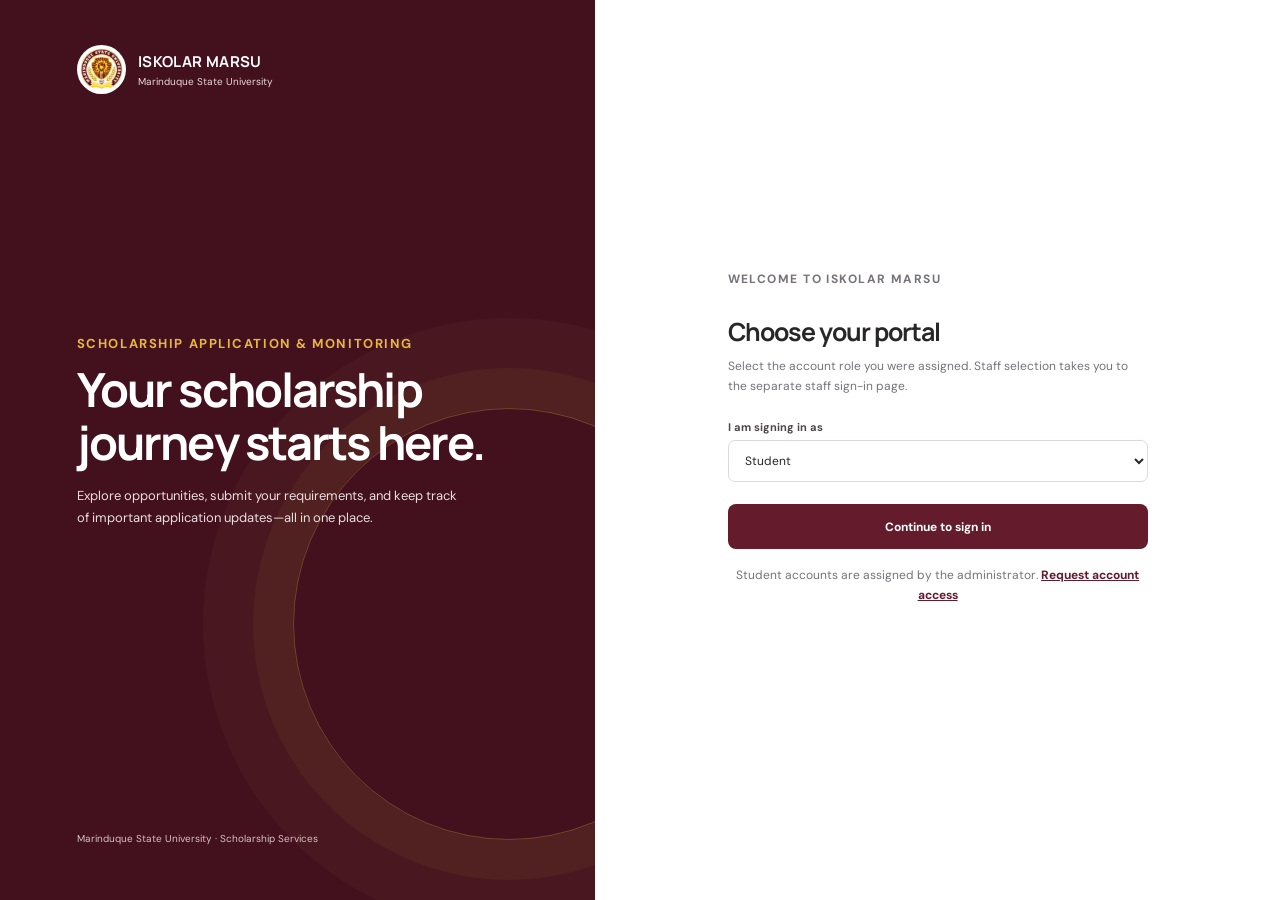
<file: index.html>
<!doctype html>
<html lang="en">
<head>
  <meta charset="utf-8">
  <meta name="viewport" content="width=device-width, initial-scale=1">
  <meta name="theme-color" content="#641b2b">
  <title>ISKOLAR MARSU | Scholarship Services</title>
  <link rel="stylesheet" href="styles.css">
  <script src="app.js" defer></script>
</head>
<body data-page="login" data-role="public"><div id="app"></div></body>
</html>
</file>
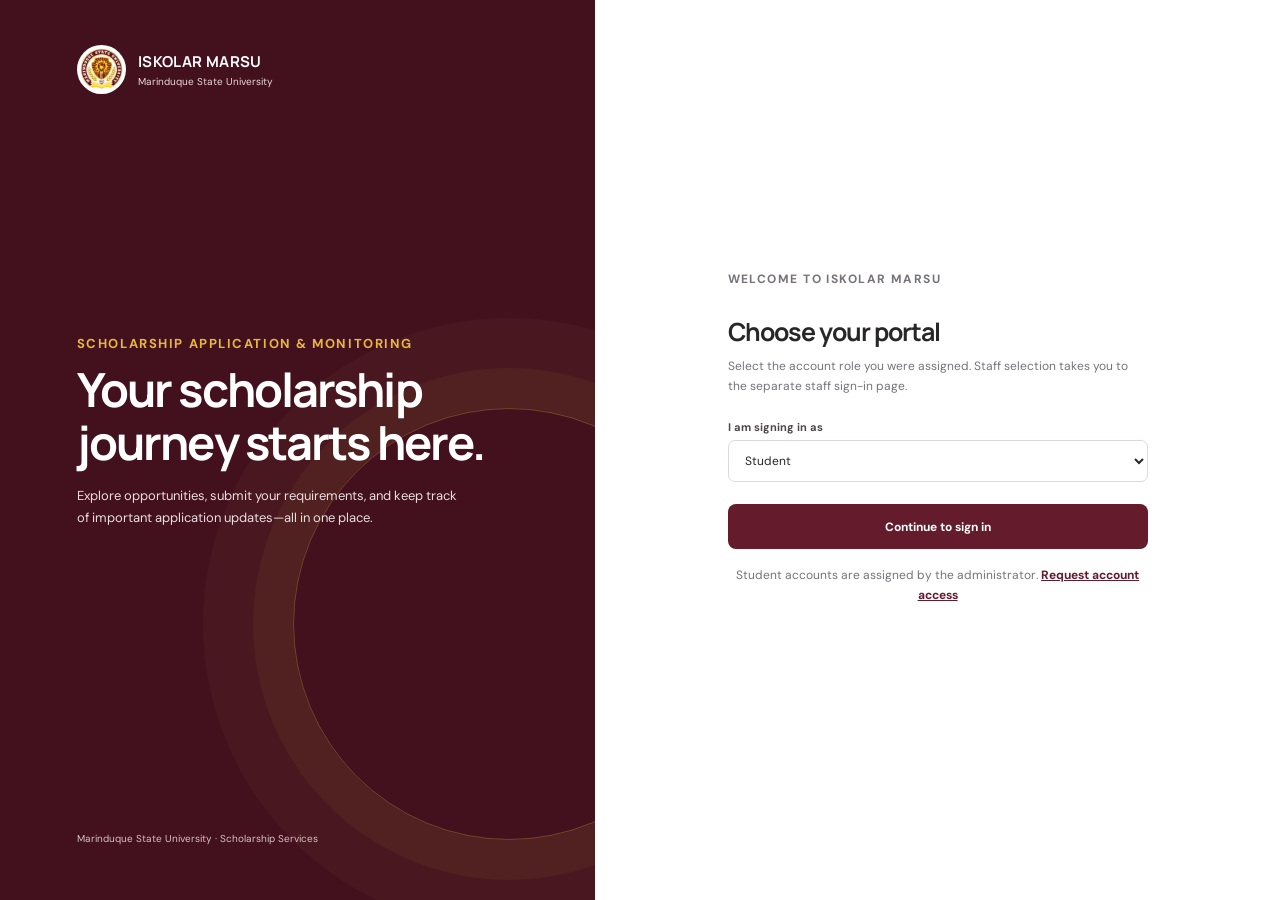
<file: admin-dashboard.html>
<!doctype html>
<html lang="en">
<head>
  <meta charset="utf-8">
  <meta name="viewport" content="width=device-width, initial-scale=1">
  <meta name="theme-color" content="#641b2b">
  <title>Staff dashboard | ISKOLAR MARSU</title>
  <link rel="stylesheet" href="styles.css">
  <script src="app.js" defer></script>
</head>
<body data-page="admin-dashboard" data-role="admin"><div id="app"></div></body>
</html>
</file>
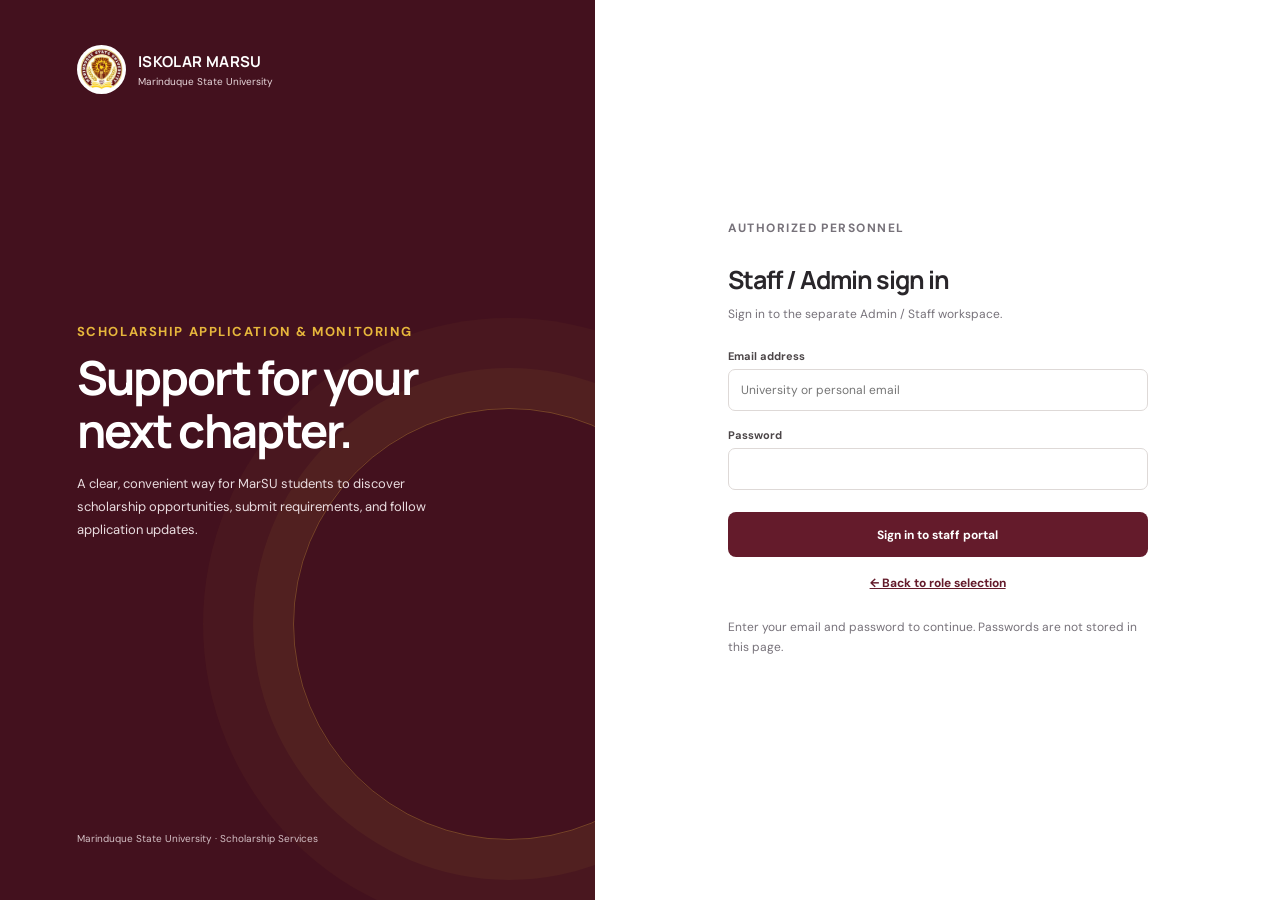
<file: admin-login.html>
<!doctype html>
<html lang="en">
<head>
  <meta charset="utf-8">
  <meta name="viewport" content="width=device-width, initial-scale=1">
  <meta name="theme-color" content="#641b2b">
  <title>Staff sign in | ISKOLAR MARSU</title>
  <link rel="stylesheet" href="styles.css">
  <script src="app.js" defer></script>
</head>
<body data-page="admin-login" data-role="public"><div id="app"></div></body>
</html>
</file>
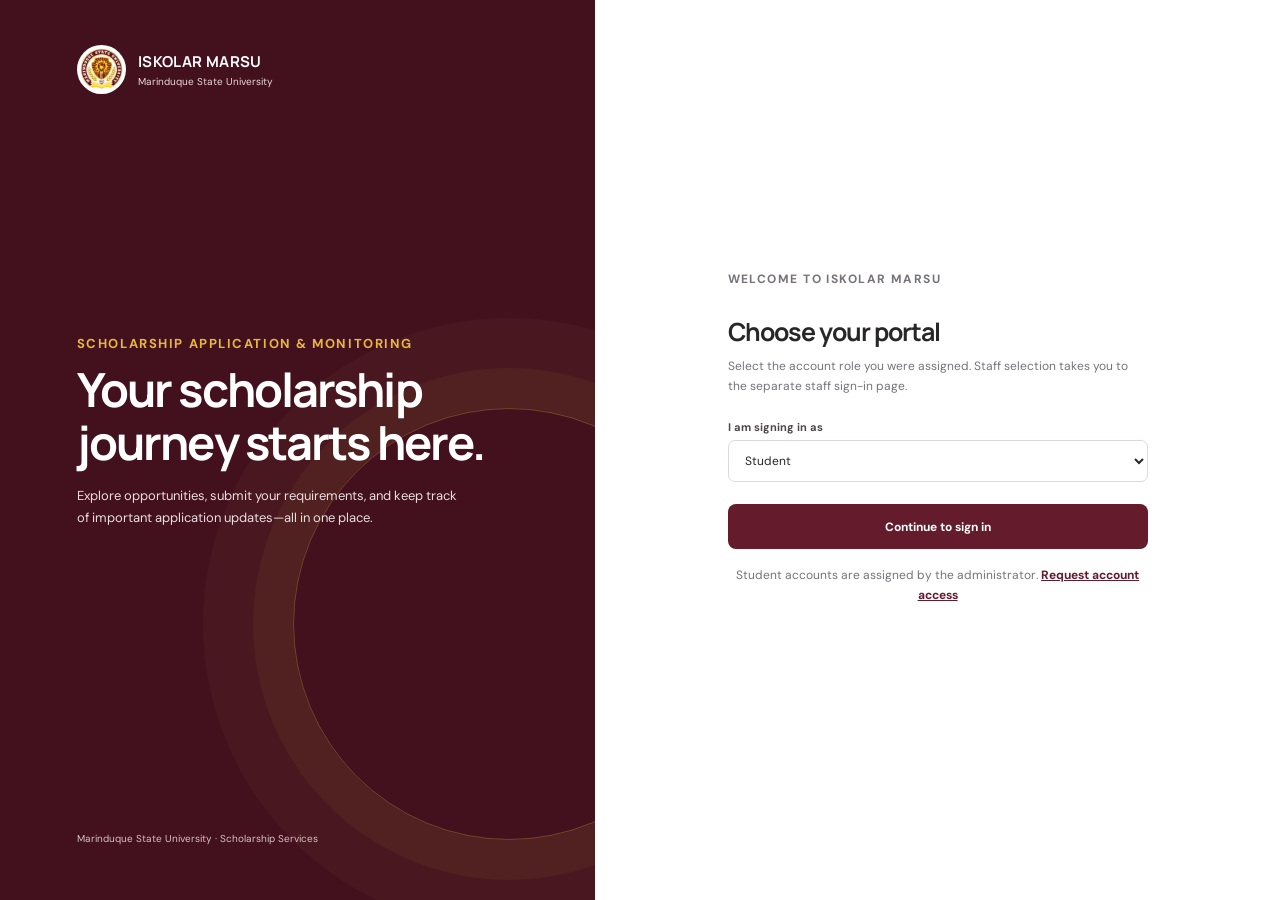
<file: announcements.html>
<!doctype html>
<html lang="en">
<head>
  <meta charset="utf-8">
  <meta name="viewport" content="width=device-width, initial-scale=1">
  <meta name="theme-color" content="#641b2b">
  <title>Announcements | ISKOLAR MARSU</title>
  <link rel="stylesheet" href="styles.css">
  <script src="app.js" defer></script>
</head>
<body data-page="announcements" data-role="student"><div id="app"></div></body>
</html>
</file>
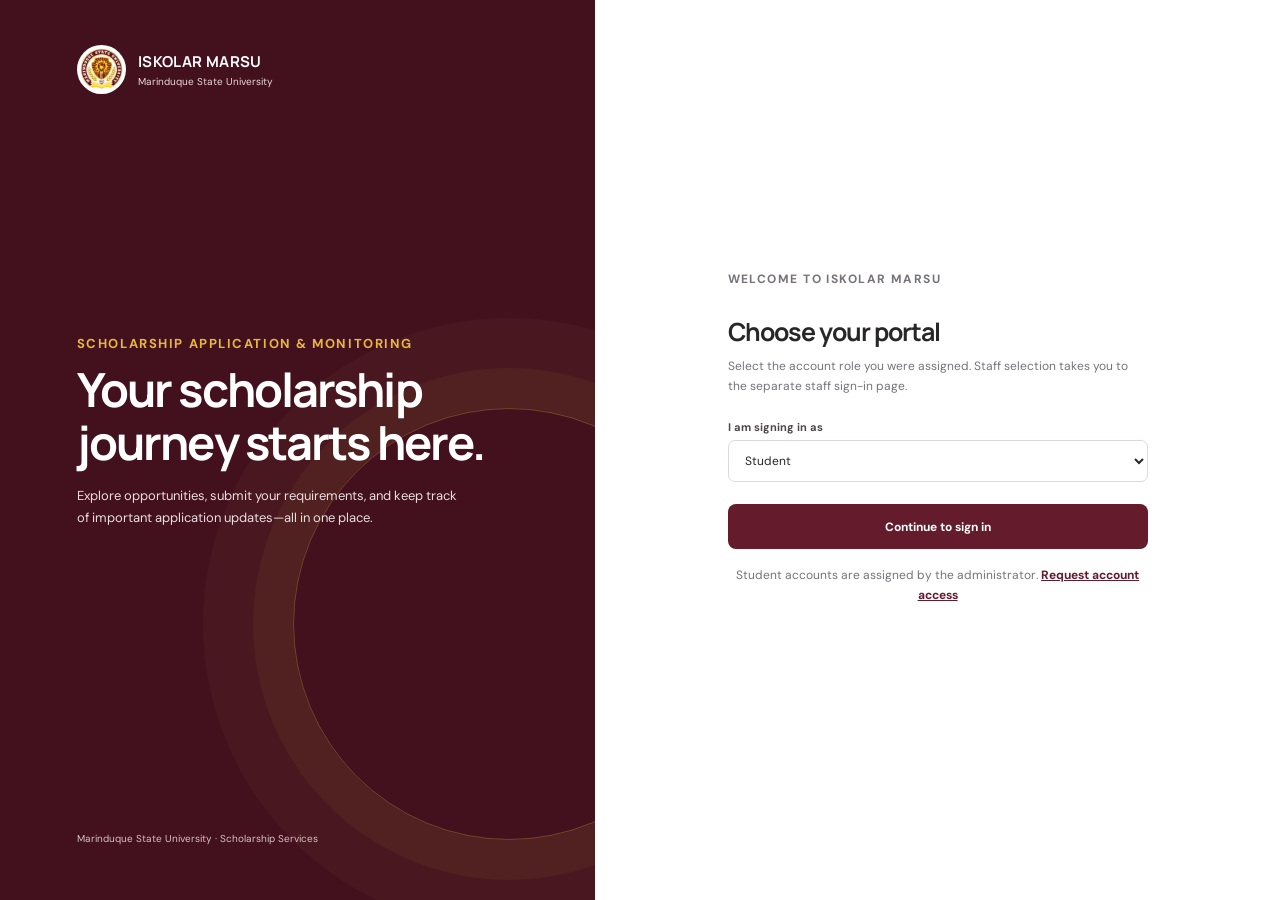
<file: application.html>
<!doctype html>
<html lang="en">
<head>
  <meta charset="utf-8">
  <meta name="viewport" content="width=device-width, initial-scale=1">
  <meta name="theme-color" content="#641b2b">
  <title>Scholarship application | ISKOLAR MARSU</title>
  <link rel="stylesheet" href="styles.css">
  <script src="app.js" defer></script>
</head>
<body data-page="application" data-role="student"><div id="app"></div></body>
</html>
</file>
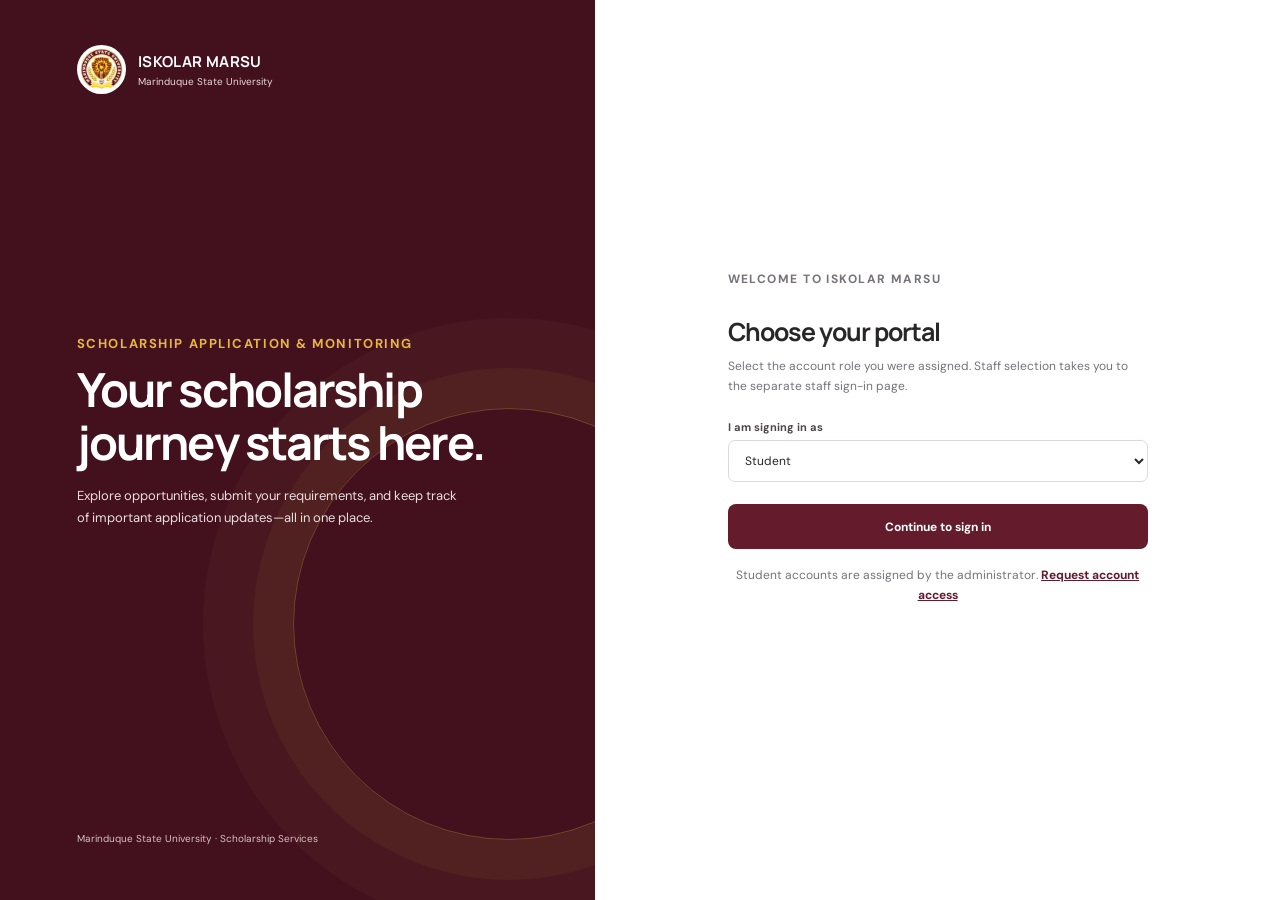
<file: login.html>
<!doctype html>
<html lang="en">
<head>
  <meta charset="utf-8">
  <meta name="viewport" content="width=device-width, initial-scale=1">
  <meta name="theme-color" content="#641b2b">
  <title>Student sign in | ISKOLAR MARSU</title>
  <link rel="stylesheet" href="styles.css">
  <script src="app.js" defer></script>
</head>
<body data-page="login" data-role="public"><div id="app"></div></body>
</html>
</file>
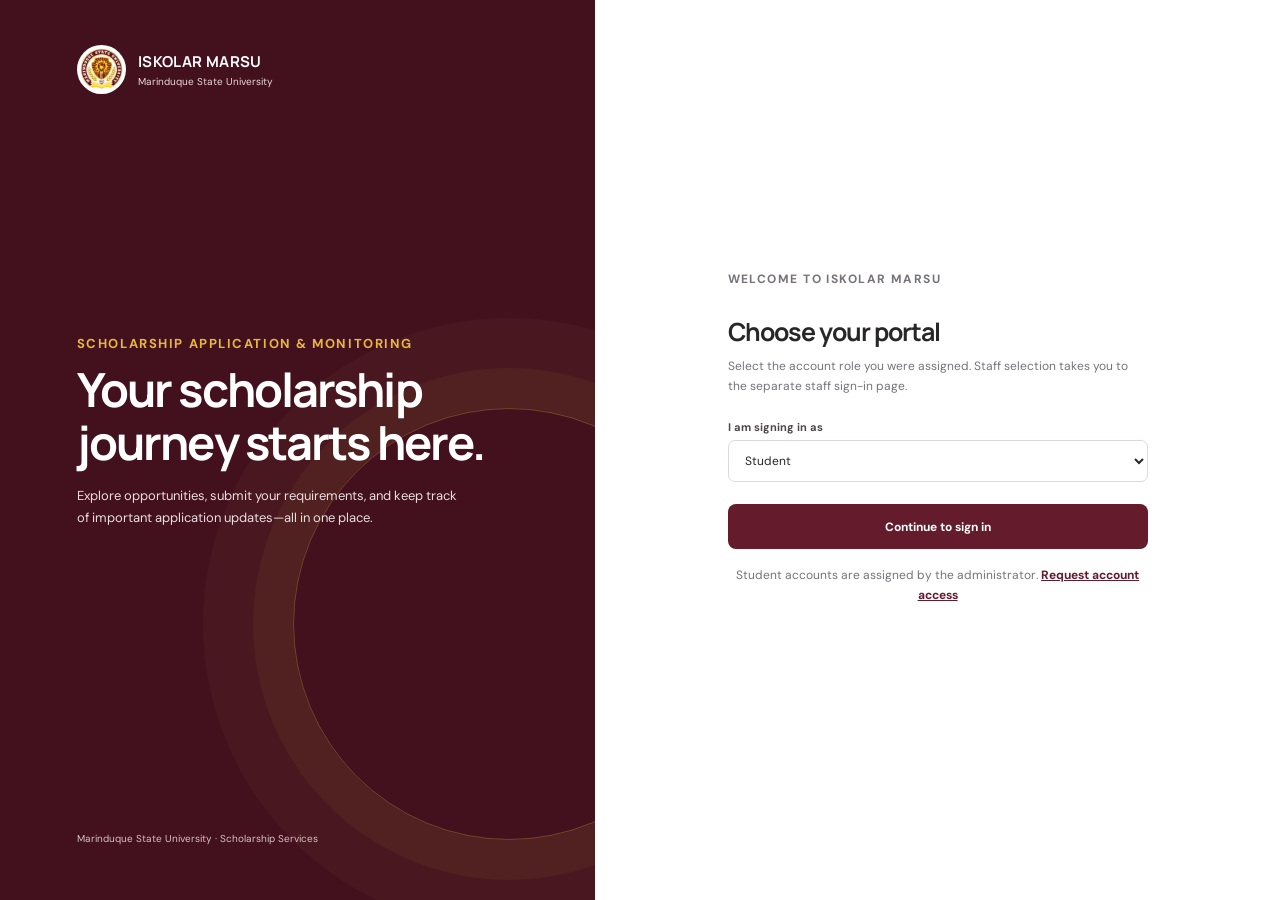
<file: payouts.html>
<!doctype html>
<html lang="en">
<head>
  <meta charset="utf-8">
  <meta name="viewport" content="width=device-width, initial-scale=1">
  <meta name="theme-color" content="#641b2b">
  <title>Payout schedule | ISKOLAR MARSU</title>
  <link rel="stylesheet" href="styles.css">
  <script src="app.js" defer></script>
</head>
<body data-page="payouts" data-role="student"><div id="app"></div></body>
</html>
</file>
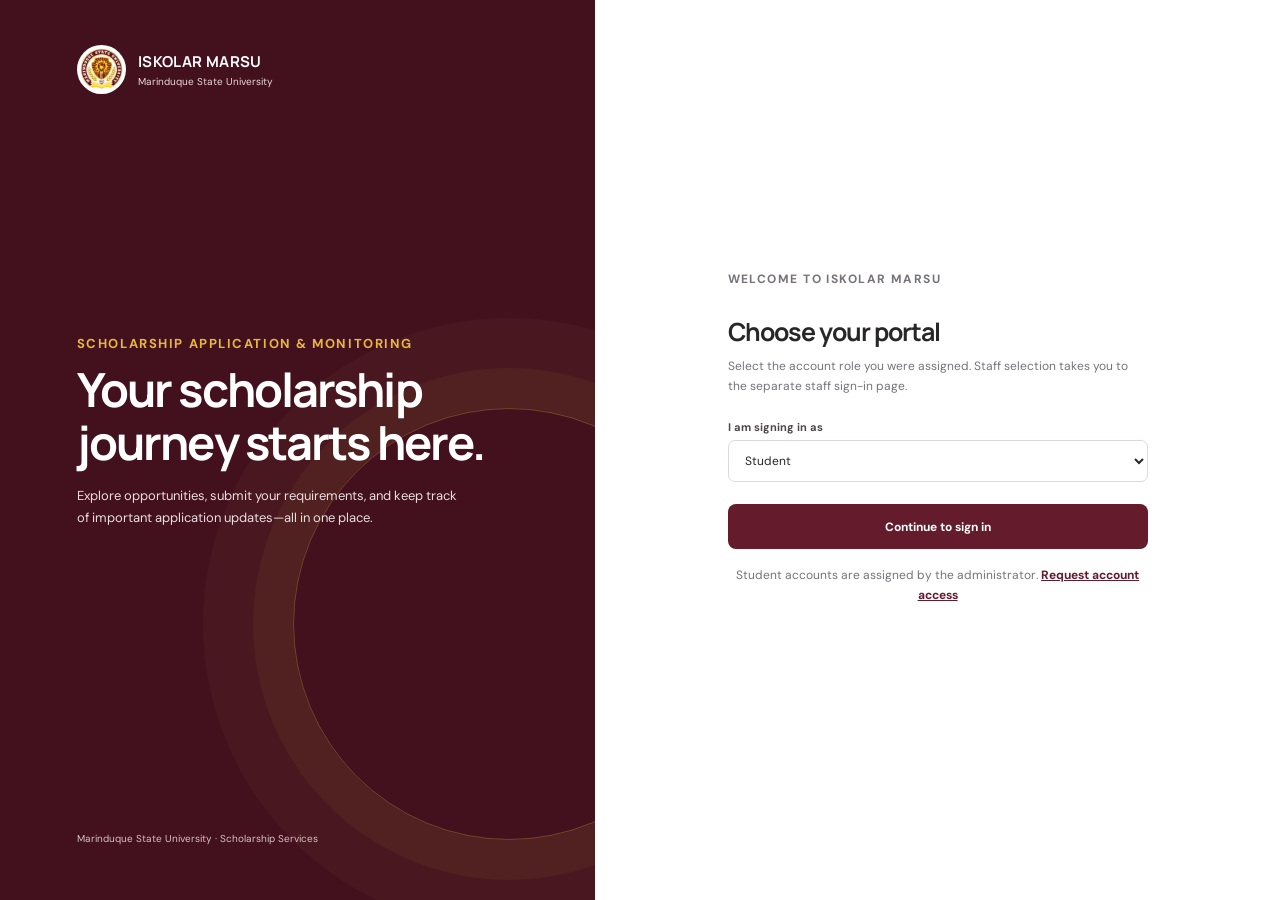
<file: profile.html>
<!doctype html>
<html lang="en">
<head>
  <meta charset="utf-8">
  <meta name="viewport" content="width=device-width, initial-scale=1">
  <meta name="theme-color" content="#641b2b">
  <title>My profile | ISKOLAR MARSU</title>
  <link rel="stylesheet" href="styles.css">
  <script src="app.js" defer></script>
</head>
<body data-page="profile" data-role="student"><div id="app"></div></body>
</html>
</file>
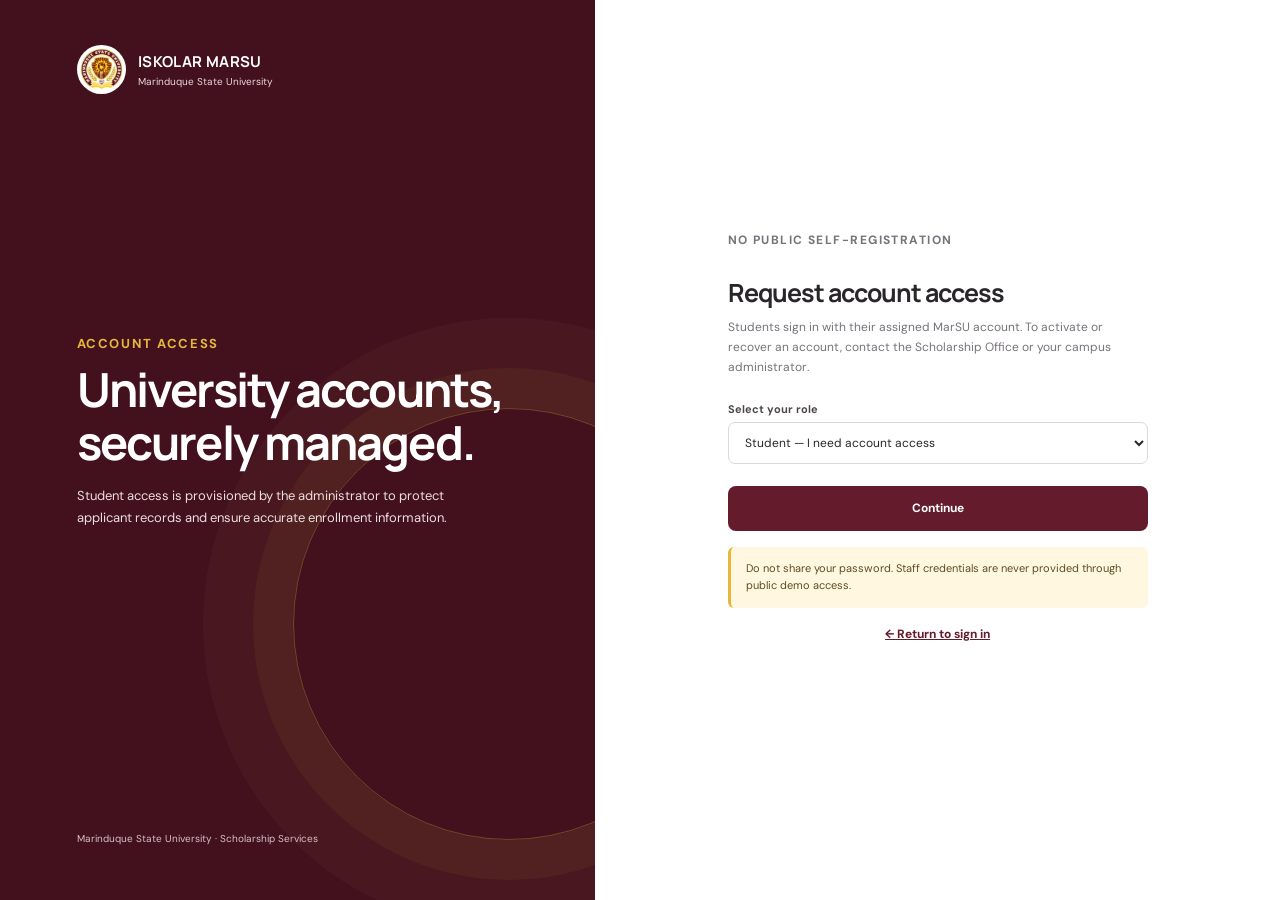
<file: register.html>
<!doctype html>
<html lang="en">
<head>
  <meta charset="utf-8">
  <meta name="viewport" content="width=device-width, initial-scale=1">
  <meta name="theme-color" content="#641b2b">
  <title>Account access | ISKOLAR MARSU</title>
  <link rel="stylesheet" href="styles.css">
  <script src="app.js" defer></script>
</head>
<body data-page="register" data-role="public"><div id="app"></div></body>
</html>
</file>
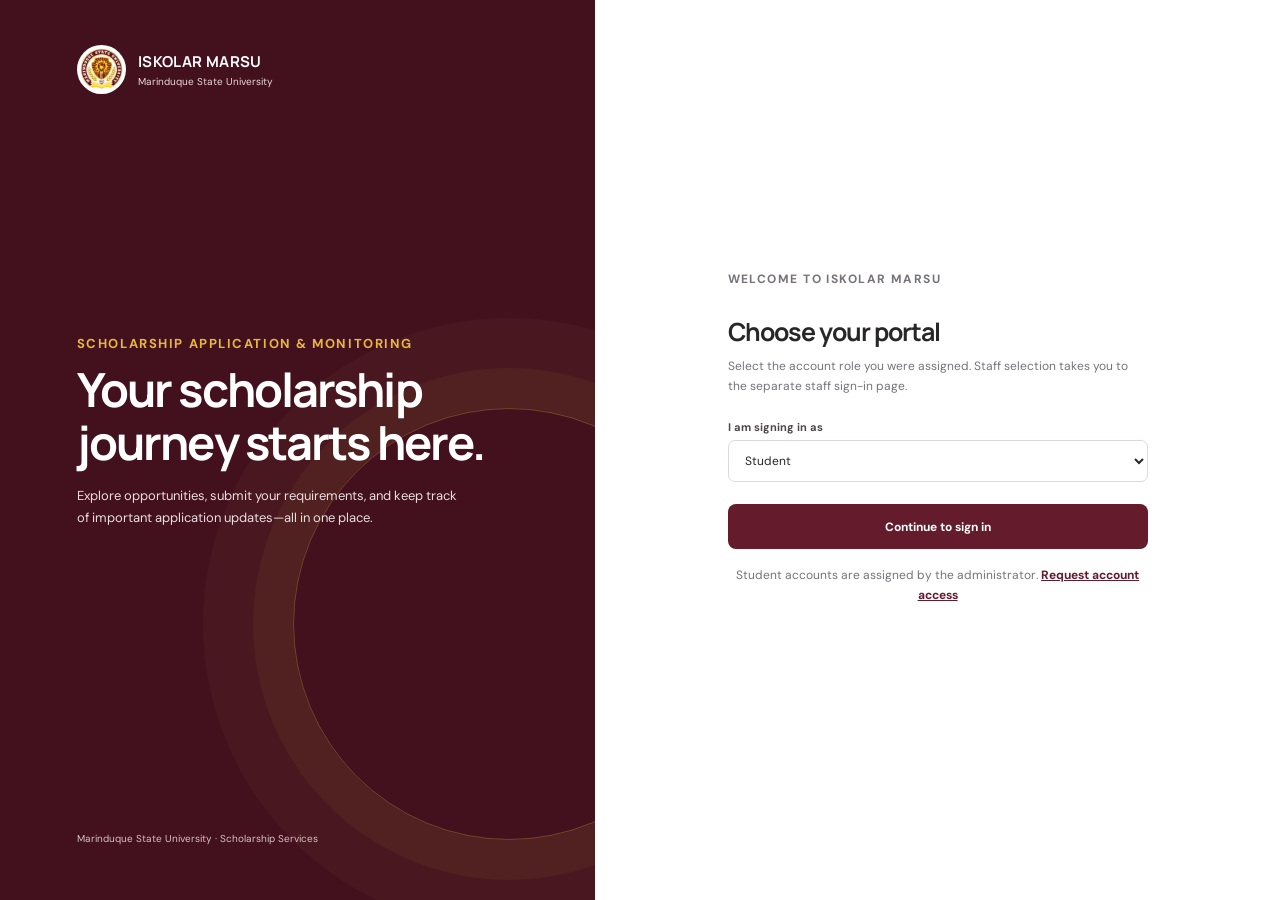
<file: scholarships.html>
<!doctype html>
<html lang="en">
<head>
  <meta charset="utf-8">
  <meta name="viewport" content="width=device-width, initial-scale=1">
  <meta name="theme-color" content="#641b2b">
  <title>Scholarships | ISKOLAR MARSU</title>
  <link rel="stylesheet" href="styles.css">
  <script src="app.js" defer></script>
</head>
<body data-page="scholarships" data-role="student"><div id="app"></div></body>
</html>
</file>
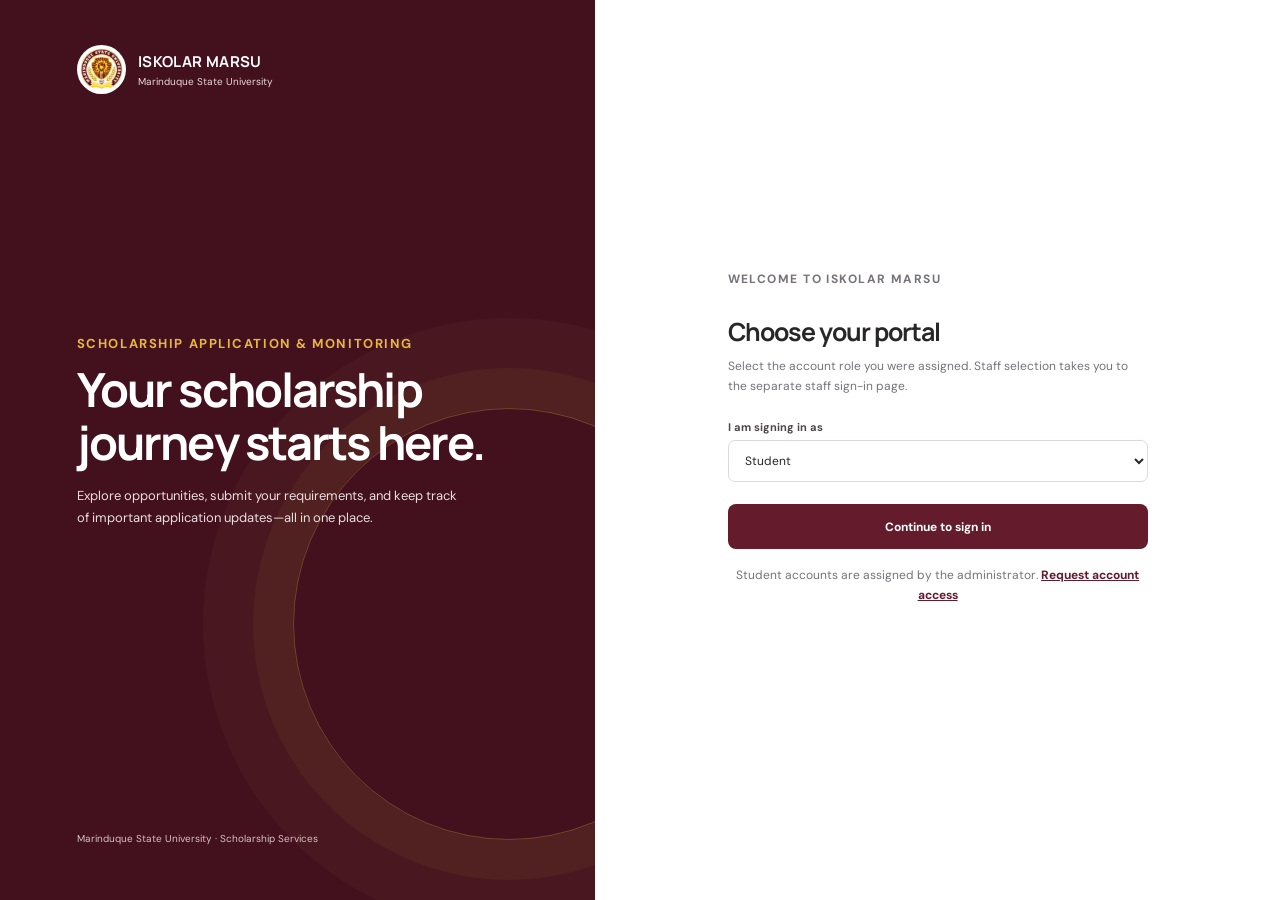
<file: student-dashboard.html>
<!doctype html>
<html lang="en">
<head>
  <meta charset="utf-8">
  <meta name="viewport" content="width=device-width, initial-scale=1">
  <meta name="theme-color" content="#641b2b">
  <title>Student dashboard | ISKOLAR MARSU</title>
  <link rel="stylesheet" href="styles.css">
  <script src="app.js" defer></script>
</head>
<body data-page="student-dashboard" data-role="student"><div id="app"></div></body>
</html>
</file>
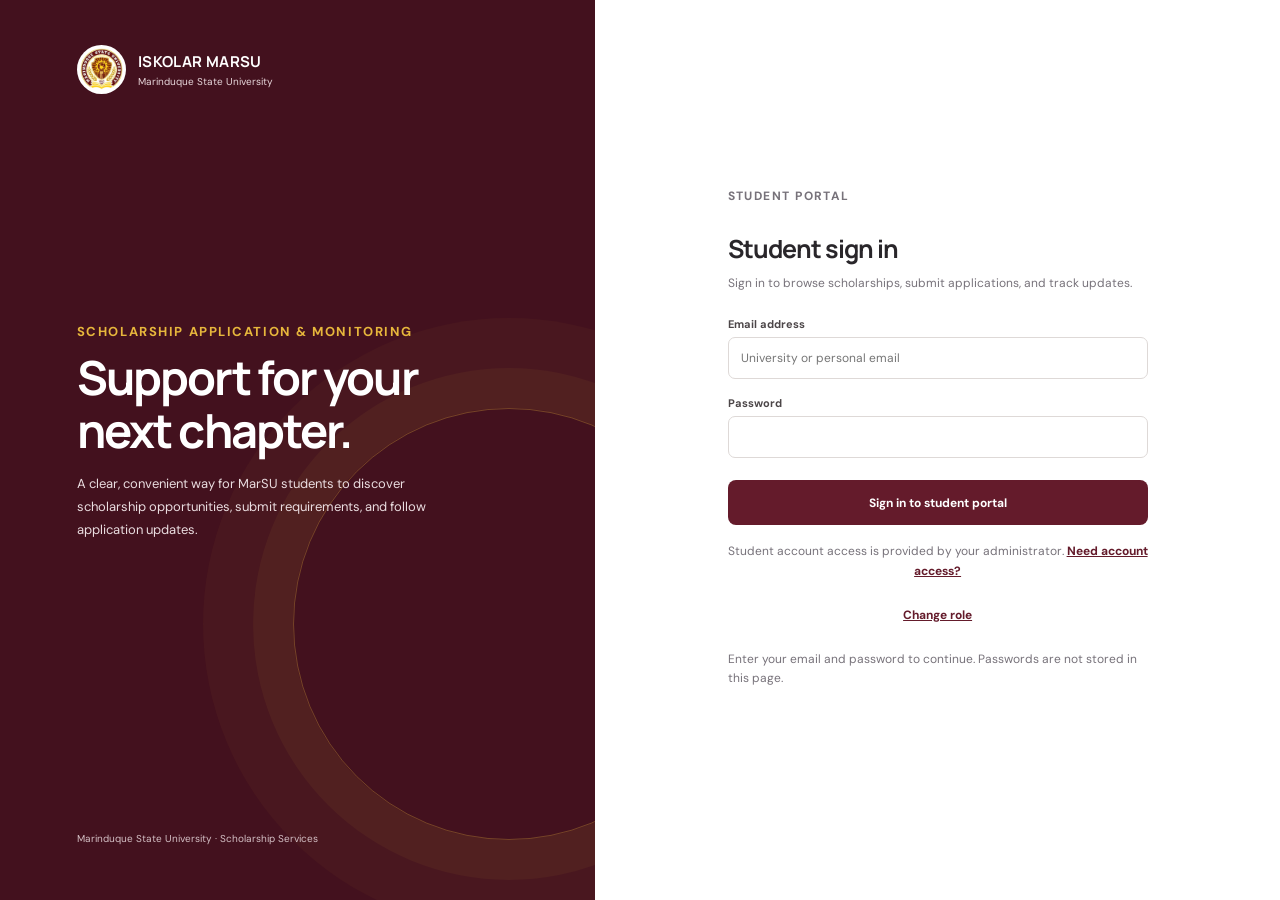
<file: student-login.html>
<!doctype html>
<html lang="en">
<head>
  <meta charset="utf-8">
  <meta name="viewport" content="width=device-width, initial-scale=1">
  <meta name="theme-color" content="#641b2b">
  <title>Student sign in | ISKOLAR MARSU</title>
  <link rel="stylesheet" href="styles.css">
  <script src="app.js" defer></script>
</head>
<body data-page="student-login" data-role="public"><div id="app"></div></body>
</html>
</file>
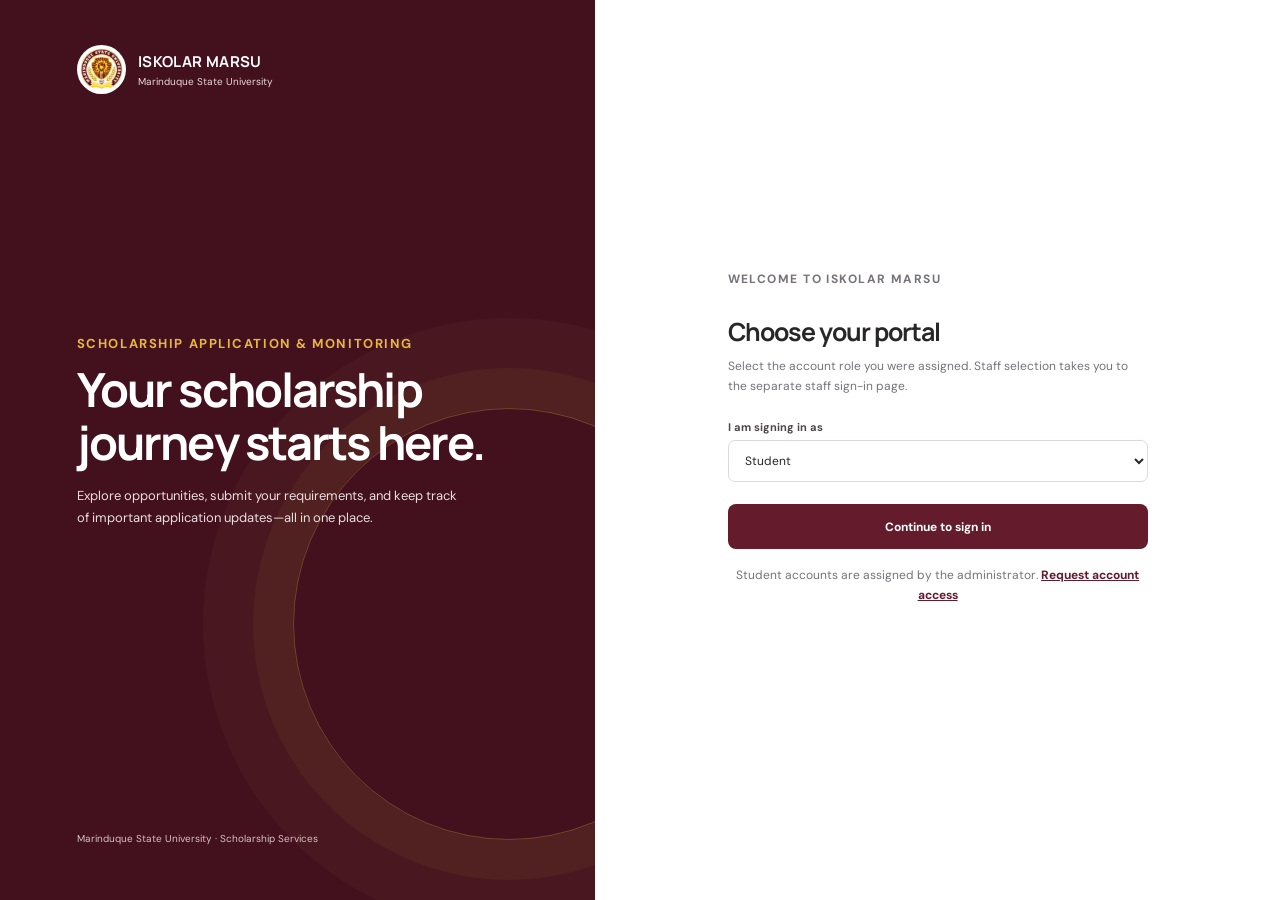
<file: tracking.html>
<!doctype html>
<html lang="en">
<head>
  <meta charset="utf-8">
  <meta name="viewport" content="width=device-width, initial-scale=1">
  <meta name="theme-color" content="#641b2b">
  <title>Application tracking | ISKOLAR MARSU</title>
  <link rel="stylesheet" href="styles.css">
  <script src="app.js" defer></script>
</head>
<body data-page="tracking" data-role="student"><div id="app"></div></body>
</html>
</file>
<file: styles.css>
@import url("https://fonts.googleapis.com/css2?family=DM+Sans:wght@400;500;600;700&family=Manrope:wght@500;600;700;800&display=swap");

:root {
  color-scheme: light;
  --maroon: #641b2b;
  --maroon-dark: #43111e;
  --maroon-soft: #f7eef0;
  --gold: #e7b73c;
  --gold-soft: #fff7df;
  --ink: #29262a;
  --muted: #77727a;
  --line: #e9e5e3;
  --canvas: #f8f7f5;
  --white: #fff;
  --green: #277653;
  --green-soft: #e7f4ed;
  --red: #a73737;
  --red-soft: #faeaea;
  --shadow: 0 16px 38px rgba(48, 29, 32, .07);
  font-family: "DM Sans", "Segoe UI", sans-serif;
  font-synthesis: none;
  text-rendering: optimizeLegibility;
}

* { box-sizing: border-box; }
body { margin: 0; min-width: 320px; background: var(--canvas); color: var(--ink); }
button, input, select, textarea { font: inherit; }
button, a { -webkit-tap-highlight-color: transparent; }
a { color: inherit; }
button { cursor: pointer; }
:focus-visible { outline: 3px solid #986d00; outline-offset: 3px; }
.skip-link { position: fixed; z-index: 20; top: 8px; left: 8px; padding: 10px 14px; background: #fff; color: var(--maroon); transform: translateY(-150%); }
.skip-link:focus { transform: none; }
.app-shell { display: grid; min-height: 100vh; grid-template-columns: 252px minmax(0, 1fr); }
.sidebar { position: sticky; top: 0; display: flex; height: 100vh; flex-direction: column; padding: 25px 16px 18px; background: var(--maroon-dark); color: #fff; }
.sidebar-head { display: flex; align-items: flex-start; }
.brand { display: flex; align-items: center; gap: 12px; padding: 0 9px 26px; text-decoration: none; }
.sidebar-head > .brand { flex: 1; }
.sidebar-close { display: none; }
.brand img { width: 49px; height: 49px; border-radius: 50%; object-fit: contain; background: #fff; padding: 3px; }
.brand-copy { display: grid; gap: 3px; }
.brand-copy strong { font-family: Manrope, sans-serif; font-size: 15px; letter-spacing: .025em; }
.brand-copy small { color: #e8d8dc; font-size: 10px; }
.role-label { margin: 0 10px 9px; color: #d6bfc5; font-size: 10px; font-weight: 700; letter-spacing: .13em; text-transform: uppercase; }
.nav-list { display: grid; gap: 5px; }
.nav-link { display: flex; min-height: 43px; align-items: center; gap: 12px; padding: 10px 12px; border-radius: 8px; color: #f0e5e8; font-size: 13px; text-decoration: none; }
.nav-link:hover, .nav-link[aria-current="page"] { background: rgba(255,255,255,.13); color: #fff; }
.nav-icon { display: inline-grid; width: 20px; place-items: center; color: var(--gold); font-size: 16px; }
.sidebar-bottom { margin-top: auto; border-top: 1px solid rgba(255,255,255,.17); padding-top: 15px; }
.sidebar-bottom .nav-link { color: #e8d8dc; }
.workspace { min-width: 0; }
.topbar { position: sticky; z-index: 5; top: 0; display: flex; min-height: 74px; align-items: center; justify-content: space-between; gap: 16px; padding: 12px clamp(18px, 4vw, 46px); border-bottom: 1px solid var(--line); background: rgba(255,255,255,.94); backdrop-filter: blur(12px); }
.topbar-left, .topbar-actions, .user-chip { display: flex; align-items: center; gap: 12px; }
.topbar-title { margin: 0; font: 700 14px Manrope, sans-serif; }
.topbar-subtitle { margin: 3px 0 0; color: var(--muted); font-size: 11px; }
.user-chip { padding-left: 15px; border-left: 1px solid var(--line); }
.avatar { display: grid; width: 37px; height: 37px; flex: 0 0 37px; place-items: center; border-radius: 50%; background: var(--gold-soft); color: var(--maroon); font-weight: 700; }
.user-info { display: grid; gap: 2px; }
.user-info strong { font-size: 12px; }
.user-info span { color: var(--muted); font-size: 10px; }
.icon-button { display: grid; width: 39px; height: 39px; place-items: center; border: 1px solid var(--line); border-radius: 9px; background: #fff; color: var(--maroon); }
.menu-toggle { display: none; }
.main-content { width: min(1200px, 100%); margin: 0 auto; padding: 35px clamp(18px, 4vw, 46px) 60px; }
.page-heading { display: flex; align-items: flex-start; justify-content: space-between; gap: 18px; margin-bottom: 25px; }
.eyebrow { margin: 0 0 7px; color: var(--maroon); font-size: 10px; font-weight: 700; letter-spacing: .12em; text-transform: uppercase; }
h1, h2, h3, p { margin-top: 0; }
h1, h2, h3 { font-family: Manrope, "Segoe UI", sans-serif; }
h1 { margin-bottom: 8px; font-size: clamp(24px, 3vw, 31px); letter-spacing: -.04em; }
.page-description { margin: 0; color: var(--muted); font-size: 13px; line-height: 1.65; }
.grid { display: grid; gap: 18px; }
.stats-grid { grid-template-columns: repeat(4, minmax(0, 1fr)); margin-bottom: 20px; }
.two-column { grid-template-columns: minmax(0, 1.55fr) minmax(270px, .85fr); }
.three-column { grid-template-columns: repeat(3, minmax(0, 1fr)); }
.card { min-width: 0; border: 1px solid var(--line); border-radius: 12px; background: var(--white); box-shadow: 0 3px 12px rgba(48,29,32,.025); }
.card-pad { padding: 21px; }
.stat-card { display: flex; min-height: 115px; align-items: flex-start; justify-content: space-between; gap: 10px; padding: 18px; }
.stat-label { display: block; margin-bottom: 12px; color: var(--muted); font-size: 11px; }
.stat-value { display: block; font: 800 24px Manrope, sans-serif; letter-spacing: -.04em; }
.stat-caption { display: block; margin-top: 5px; color: var(--muted); font-size: 10px; }
.stat-icon { display: grid; width: 36px; height: 36px; place-items: center; border-radius: 10px; background: var(--maroon-soft); color: var(--maroon); font-size: 16px; }
.section-head { display: flex; align-items: center; justify-content: space-between; gap: 10px; margin-bottom: 15px; }
.section-head h2, .section-head h3 { margin: 0; font-size: 15px; letter-spacing: -.02em; }
.section-head a { color: var(--maroon); font-size: 11px; font-weight: 700; text-decoration: none; }
.section-head a:hover { text-decoration: underline; }
.welcome-panel { position: relative; overflow: hidden; margin-bottom: 20px; padding: 25px; border-radius: 13px; background: linear-gradient(110deg, #641b2b, #7a2837); color: #fff; }
.welcome-panel::after { position: absolute; top: -64px; right: -25px; width: 240px; height: 240px; border: 1px solid rgba(231,183,60,.35); border-radius: 50%; box-shadow: 0 0 0 28px rgba(231,183,60,.06), 0 0 0 58px rgba(231,183,60,.04); content: ""; }
.welcome-panel h2 { position: relative; z-index: 1; margin: 0 0 8px; font-size: 23px; }
.welcome-panel p { position: relative; z-index: 1; max-width: 580px; margin: 0; color: #f1e4e6; font-size: 12px; line-height: 1.65; }
.welcome-panel .button { position: relative; z-index: 1; margin-top: 17px; }
.button { display: inline-flex; min-height: 40px; align-items: center; justify-content: center; gap: 8px; padding: 10px 15px; border: 1px solid transparent; border-radius: 8px; background: var(--maroon); color: #fff; font-size: 12px; font-weight: 700; text-decoration: none; transition: background .15s, transform .15s; }
.button:hover { background: var(--maroon-dark); transform: translateY(-1px); }
.button-gold { background: var(--gold); color: var(--maroon-dark); }
.button-gold:hover { background: #f0c64c; }
.button-secondary { border-color: var(--line); background: #fff; color: var(--ink); }
.button-secondary:hover { background: #f8f5f4; }
.button-small { min-height: 32px; padding: 7px 10px; font-size: 11px; }
.button-danger { background: var(--red); }
.button-danger:hover { background: #812626; }
.button-row { display: flex; flex-wrap: wrap; gap: 9px; }
.text-link { color: var(--maroon); font-weight: 700; text-decoration: none; }
.text-link:hover { text-decoration: underline; }
.sr-only { position: absolute; width: 1px; height: 1px; padding: 0; overflow: hidden; clip: rect(0, 0, 0, 0); white-space: nowrap; border: 0; }
.requirements { margin-top: 12px; color: var(--muted); font-size: 11px; }
.requirements summary { cursor: pointer; }
.requirements ul { margin: 8px 0 0; padding-left: 19px; line-height: 1.8; }
.list { display: grid; gap: 0; }
.list-item { display: flex; align-items: flex-start; justify-content: space-between; gap: 15px; padding: 14px 0; border-bottom: 1px solid #f0edeb; }
.list-item:last-child { padding-bottom: 0; border-bottom: 0; }
.list-item:first-child { padding-top: 0; }
.item-title { margin: 0 0 5px; font-size: 12px; font-weight: 700; }
.item-meta { margin: 0; color: var(--muted); font-size: 10px; line-height: 1.55; }
.badge { display: inline-flex; min-height: 23px; align-items: center; padding: 4px 9px; border-radius: 99px; background: #f0efed; color: #615b5b; font-size: 10px; font-weight: 700; white-space: nowrap; }
.badge-pending { background: var(--gold-soft); color: #82600a; }
.badge-approved { background: var(--green-soft); color: var(--green); }
.badge-rejected { background: var(--red-soft); color: var(--red); }
.badge-review { background: #eee9f8; color: #65458e; }
.scholarship-card { display: flex; min-height: 212px; flex-direction: column; padding: 19px; }
.scholarship-card h3 { margin: 13px 0 7px; font-size: 15px; }
.scholarship-card p { margin: 0 0 14px; color: var(--muted); font-size: 11px; line-height: 1.6; }
.scholarship-card .card-foot { display: flex; align-items: center; justify-content: space-between; gap: 8px; margin-top: auto; padding-top: 10px; }
.filters { display: flex; flex-wrap: wrap; gap: 10px; margin-bottom: 17px; }
.filters input { flex: 1 1 230px; }
.filters select { flex: 0 1 185px; }
label { display: block; margin-bottom: 6px; color: #4c4648; font-size: 11px; font-weight: 700; }
input, select, textarea { width: 100%; min-height: 42px; padding: 10px 12px; border: 1px solid #ded9d7; border-radius: 7px; background: #fff; color: var(--ink); font-size: 12px; }
textarea { min-height: 100px; resize: vertical; }
input:focus, select:focus, textarea:focus { border-color: var(--maroon); outline: 3px solid rgba(100,27,43,.12); }
.form-grid { display: grid; grid-template-columns: repeat(2, minmax(0, 1fr)); gap: 16px; }
.field { min-width: 0; }
.field-full { grid-column: 1 / -1; }
.field-help { display: block; margin-top: 5px; color: var(--muted); font-size: 10px; line-height: 1.5; }
.form-actions { display: flex; justify-content: flex-end; gap: 10px; margin-top: 18px; }
.callout { padding: 13px 15px; border-left: 3px solid var(--gold); border-radius: 6px; background: var(--gold-soft); color: #5e4d24; font-size: 11px; line-height: 1.6; }
.callout-maroon { border-color: var(--maroon); background: var(--maroon-soft); color: var(--maroon-dark); }
.table-wrap { overflow-x: auto; border: 1px solid var(--line); border-radius: 10px; background: #fff; }
table { width: 100%; border-collapse: collapse; text-align: left; }
th, td { min-width: 105px; padding: 13px 14px; border-bottom: 1px solid #f0edeb; font-size: 11px; vertical-align: middle; }
th { background: #fbfaf9; color: #71696b; font-size: 10px; font-weight: 700; letter-spacing: .02em; white-space: nowrap; }
tr:last-child td { border-bottom: 0; }
td strong { font-size: 11px; }
.table-actions { display: flex; flex-wrap: wrap; gap: 6px; }
.empty-state { padding: 28px 15px; color: var(--muted); font-size: 12px; text-align: center; }
.announcement { padding: 16px 0; border-bottom: 1px solid #f0edeb; }
.announcement:last-child { padding-bottom: 0; border: 0; }
.announcement h3 { margin: 0 0 6px; font-size: 13px; }
.announcement p { margin: 0 0 7px; color: #615b5b; font-size: 11px; line-height: 1.7; }
.timeline { display: grid; gap: 0; }
.timeline-step { position: relative; display: grid; grid-template-columns: 22px 1fr; gap: 13px; padding-bottom: 22px; }
.timeline-step:not(:last-child)::after { position: absolute; top: 21px; bottom: 1px; left: 10px; width: 1px; background: var(--line); content: ""; }
.timeline-dot { z-index: 1; display: grid; width: 22px; height: 22px; place-items: center; border: 2px solid #ddd6d3; border-radius: 50%; background: #fff; color: var(--muted); font-size: 10px; }
.timeline-step.complete .timeline-dot { border-color: var(--green); background: var(--green); color: #fff; }
.timeline-step.current .timeline-dot { border-color: var(--gold); background: var(--gold-soft); color: #6d5010; }
.timeline-step h3 { margin: 2px 0 5px; font-size: 12px; }
.timeline-step p { margin: 0; color: var(--muted); font-size: 10px; line-height: 1.6; }
.payout-date { display: flex; width: 46px; height: 48px; flex-direction: column; align-items: center; justify-content: center; border-radius: 8px; background: var(--maroon-soft); color: var(--maroon); font-size: 10px; font-weight: 700; }
.payout-date strong { font-size: 17px; line-height: 1.1; }
.file-list { display: grid; gap: 8px; margin-top: 10px; }
.file-entry { display: flex; align-items: center; justify-content: space-between; gap: 12px; padding: 9px 11px; border: 1px solid var(--line); border-radius: 7px; background: #fbfaf9; font-size: 11px; }
.file-entry span { overflow: hidden; text-overflow: ellipsis; white-space: nowrap; }
.notification-panel { position: absolute; z-index: 10; top: 63px; right: clamp(18px, 4vw, 46px); width: min(330px, calc(100vw - 36px)); padding: 17px; border: 1px solid var(--line); border-radius: 11px; background: #fff; box-shadow: var(--shadow); }
.notification-panel[hidden] { display: none; }
.toast { position: fixed; z-index: 20; right: 22px; bottom: 22px; max-width: min(390px, calc(100vw - 44px)); padding: 13px 17px; border-radius: 8px; background: var(--maroon-dark); color: #fff; box-shadow: var(--shadow); font-size: 12px; }
.toast[hidden] { display: none; }
dialog::backdrop { background: rgba(26, 17, 19, .56); }

.auth-page { min-height: 100vh; display: grid; grid-template-columns: minmax(300px, .93fr) minmax(400px, 1.07fr); background: #fff; }
.auth-brand-panel { position: relative; display: flex; min-height: 100vh; flex-direction: column; justify-content: space-between; overflow: hidden; padding: 45px clamp(28px, 6vw, 82px); background: var(--maroon-dark); color: #fff; }
.auth-brand-panel::after { position: absolute; right: -130px; bottom: 60px; width: 430px; height: 430px; border: 1px solid rgba(231,183,60,.3); border-radius: 50%; box-shadow: 0 0 0 40px rgba(231,183,60,.05), 0 0 0 90px rgba(231,183,60,.04); content: ""; }
.auth-brand-panel .brand { position: relative; z-index: 1; padding: 0; }
.auth-message { position: relative; z-index: 1; max-width: 460px; margin: 0 0 50px; }
.auth-message .eyebrow { color: var(--gold); }
.auth-message h1 { margin-bottom: 16px; font-size: clamp(31px, 4vw, 47px); line-height: 1.13; }
.auth-message p { max-width: 390px; color: #eadde0; font-size: 13px; line-height: 1.75; }
.auth-footer { position: relative; z-index: 1; color: #d5c1c6; font-size: 10px; }
.auth-form-panel { display: flex; align-items: center; justify-content: center; padding: 38px 26px; }
.auth-form-wrap { width: min(420px, 100%); }
.auth-form-wrap h2 { margin: 0 0 8px; font-size: 25px; letter-spacing: -.04em; }
.auth-form-wrap > p { margin-bottom: 24px; color: var(--muted); font-size: 12px; line-height: 1.65; }
.auth-form-wrap .field { margin-bottom: 17px; }
.auth-form-wrap .button { width: 100%; min-height: 45px; margin-top: 5px; }
.auth-switch { margin-top: 17px; color: var(--muted); font-size: 11px; text-align: center; }
.auth-switch a { color: var(--maroon); font-weight: 700; }
.form-error { min-height: 0; margin: 0 0 12px; color: var(--red); font-size: 11px; line-height: 1.5; }
.form-error:empty { display: none; }
.brand-small { font-size: 11px; }

@media (max-width: 1050px) {
  .app-shell { grid-template-columns: 218px minmax(0, 1fr); }
  .stats-grid { grid-template-columns: repeat(2, minmax(0, 1fr)); }
  .three-column { grid-template-columns: repeat(2, minmax(0, 1fr)); }
}
@media (max-width: 760px) {
  .app-shell { display: block; }
  .sidebar { position: fixed; z-index: 12; top: 0; left: 0; width: min(285px, 84vw); transform: translateX(-105%); transition: transform .2s ease; box-shadow: var(--shadow); }
  .sidebar.is-open { transform: translateX(0); }
  .sidebar-close { display: grid; flex: 0 0 37px; margin: 0 3px 0 0; border-color: rgba(255,255,255,.25); background: transparent; color: #fff; }
  .menu-toggle { display: grid; }
  .topbar { min-height: 65px; padding: 10px 17px; }
  .topbar-subtitle { display: none; }
  .user-info { display: none; }
  .user-chip { padding-left: 10px; }
  .main-content { padding-top: 27px; }
  .two-column { grid-template-columns: 1fr; }
  .three-column { grid-template-columns: 1fr; }
  .auth-page { grid-template-columns: 1fr; }
  .auth-brand-panel { min-height: auto; padding: 25px 24px 24px; }
  .auth-brand-panel::after { right: -210px; bottom: -240px; }
  .auth-brand-panel .brand { padding-bottom: 25px; }
  .auth-message { margin: 0 0 8px; }
  .auth-message h1 { max-width: 560px; font-size: 30px; }
  .auth-message p { margin-bottom: 0; }
  .auth-footer { display: none; }
  .auth-form-panel { align-items: flex-start; padding: 29px 24px 42px; }
}
@media (max-width: 500px) {
  .page-heading { flex-direction: column; }
  .stats-grid { gap: 10px; }
  .stat-card { min-height: 105px; padding: 14px; }
  .stat-value { font-size: 21px; }
  .card-pad { padding: 16px; }
  .form-grid { grid-template-columns: 1fr; }
  .field-full { grid-column: auto; }
  .form-actions { flex-direction: column-reverse; }
  .form-actions .button { width: 100%; }
  .welcome-panel { padding: 21px 18px; }
  .welcome-panel h2 { font-size: 20px; }
  .filters { display: grid; grid-template-columns: 1fr; }
  .filters select { width: 100%; }
  .button-row { width: 100%; }
  .button-row .button { flex: 1; }
  th, td { padding: 11px 10px; }
}
@media (prefers-reduced-motion: reduce) {
  *, *::before, *::after { scroll-behavior: auto !important; transition-duration: .01ms !important; animation-duration: .01ms !important; }
}
</file>
